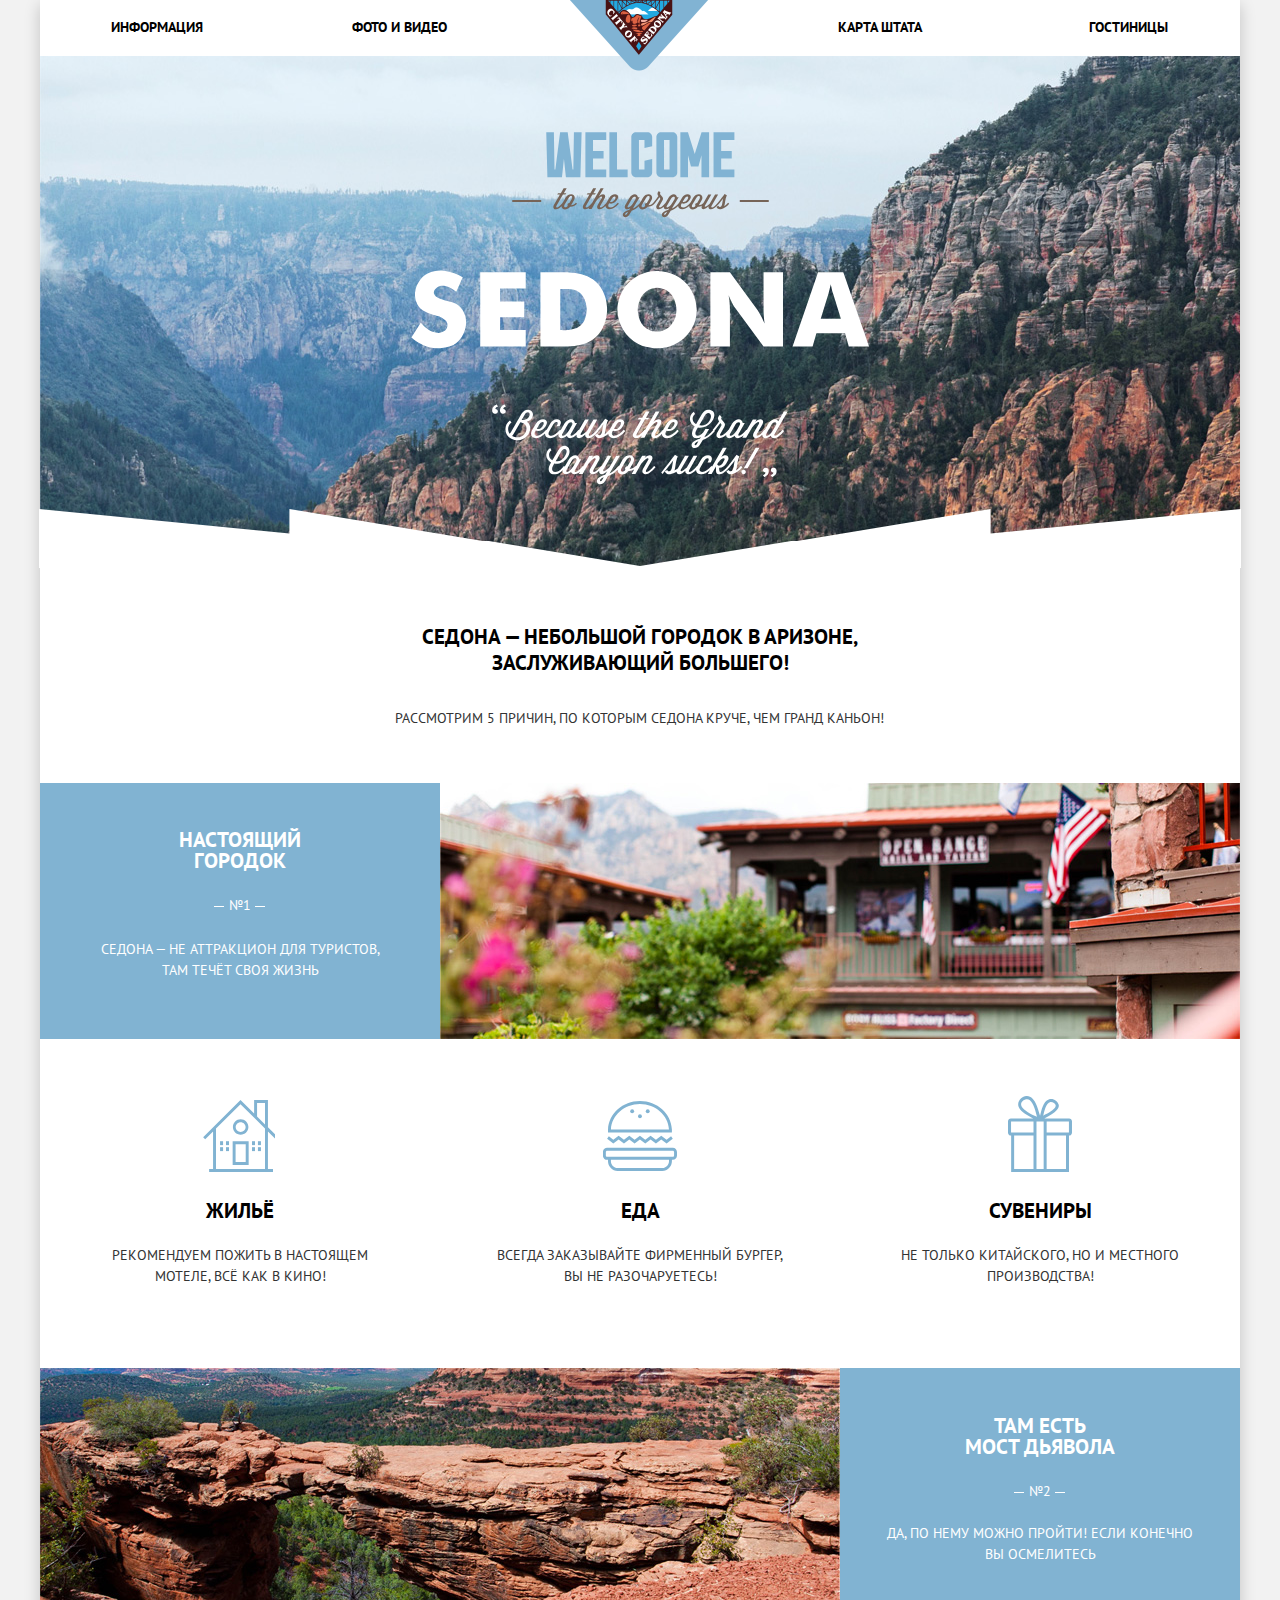
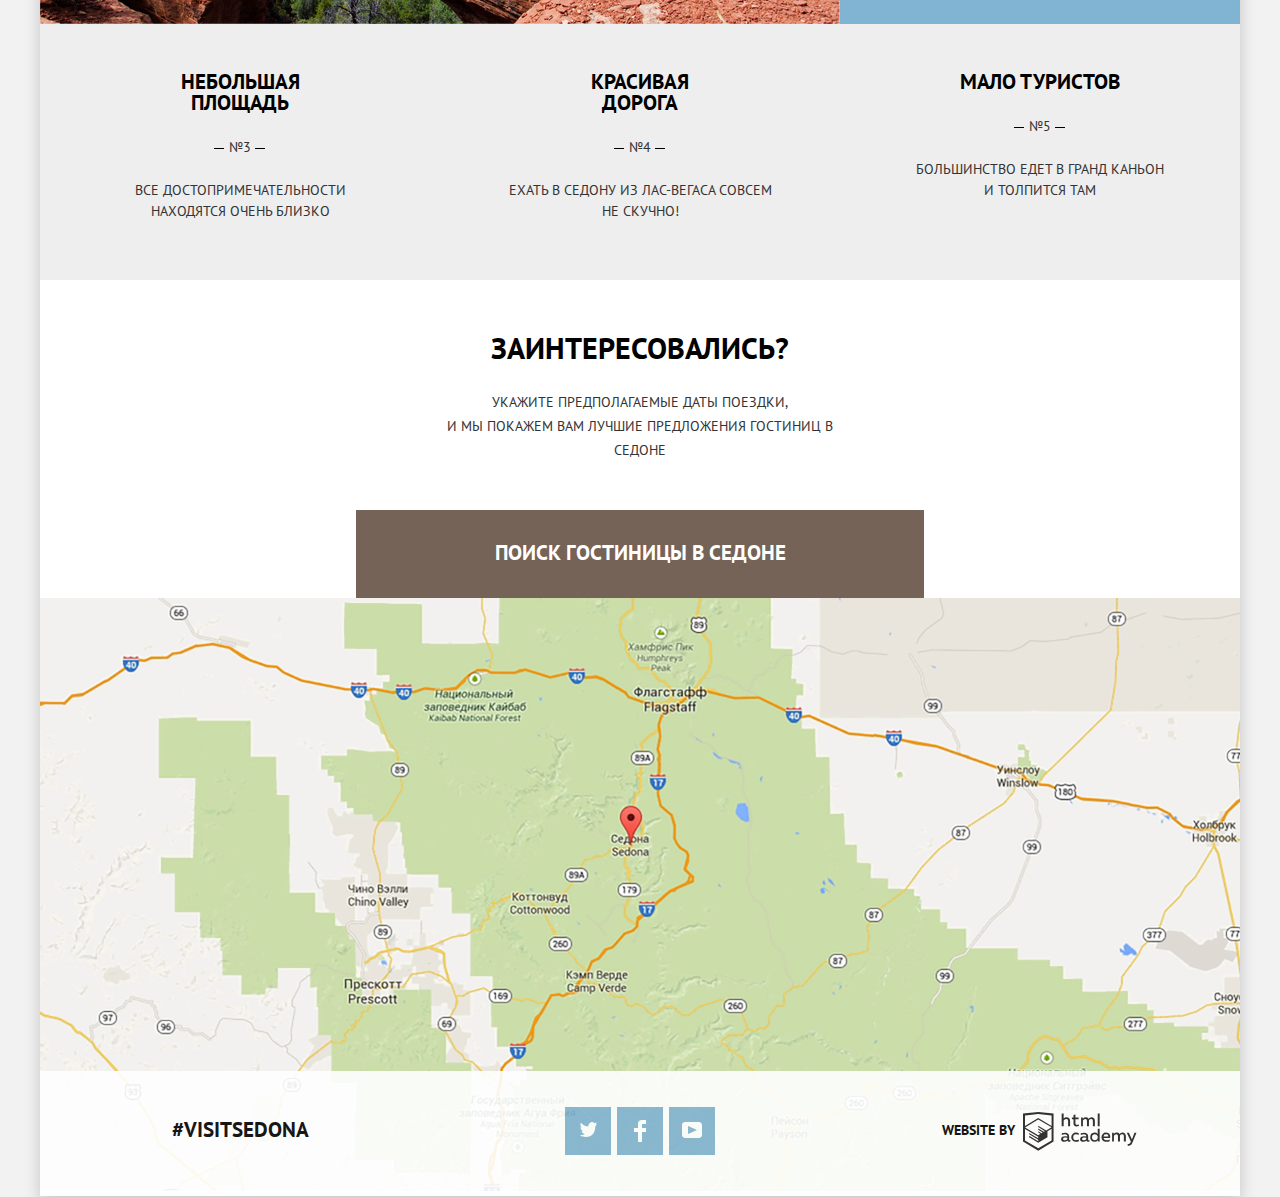
<file: index.html>
<!DOCTYPE html>
<html lang="ru">
<head>
  <meta charset="utf-8">
  <title>Седона</title>
  <link href="https://fonts.googleapis.com/css?family=PT+Sans:400,700&amp;subset=cyrillic" rel="stylesheet">
  <link rel="stylesheet" href="css/normalize.css">
  <link rel="stylesheet" href="css/style.min.css">
</head>
<body>
  <div class="site-wrapper">
    <header class="main-header">
      <a class="main-header-logo">
        <img src="img/logo.png" width="140" height="71" alt="Логотип небольшого городка Седона">
      </a>
      <nav class="main-navigation">
        <ul class="site-navigation">
          <li class="site-navigation-item"><a href="#">Информация</a></li>
          <li class="site-navigation-item"><a href="#">Фото и видео</a></li>
          <li class="site-navigation-item"><a href="#">Карта штата</a></li>
          <li class="site-navigation-item"><a href="hotels.html">Гостиницы</a></li>
        </ul>
      </nav>
    </header>
    <main>
      <div class="sedona-description">
        <div class="welcome-wrapper">
          <img src="img/welcome.svg" width="459" height="353" alt="Добро пожаловать в Седону!">
        </div>
        <h1>Седона — небольшой городок в Аризоне, заслуживающий большего!</h1>
      </div>
      <section class="features">
        <h2 class="visually-hidden">Преимущества</h2>
        <p class="feature-text">Рассмотрим 5 причин, по которым Седона круче, чем гранд каньон!</p>
        <ul class="features-list">
          <li class="features-list-item">
            <div class="feature-description">
              <h3>Настоящий городок</h3>
              <span class="features-number">№1</span>
              <p>Седона — не аттракцион для туристов, там течёт своя жизнь</p>
            </div>
            <img src="img/feature1.jpg" width="800" height="256" alt="Фотография городка Седона">
            <ul class="advice-list">
              <li class="advice-list-item accomodation">
                <h4>Жильё</h4>
                <p class="advice-info">Рекомендуем пожить в настоящем мотеле, всё как в кино!</p>
              </li>
              <li class="advice-list-item food">
                <h4>Еда</h4>
                <p class="advice-info">Всегда заказывайте фирменный бургер, вы не разочаруетесь!</p>
              </li>
              <li class="advice-list-item souvenirs">
                <h4>Сувениры</h4>
                <p class="advice-info">Не только китайского, но и местного производства!</p>
              </li>
            </ul>
          </li>
          <li class="features-list-item">
            <img src="img/feature2.jpg" width="800" height="256" alt="Фотография моста дьявола">
            <div class="feature-description">
              <h3>Там есть<br> Мост дьявола</h3>
              <span class="features-number">№2</span>
              <p class="bridge-feature">Да, по нему можно пройти! Если конечно вы осмелитесь</p>
            </div>
          </li>
          <li class="features-list-item">
            <h3>Небольшая площадь</h3>
            <span class="features-number">№3</span>
            <p>Все достопримечательности находятся очень близко</p>
          </li>
          <li class="features-list-item">
            <h3>Красивая дорога</h3>
            <span class="features-number">№4</span>
            <p>Ехать в Седону из Лас-Вегаса совсем не скучно!</p>
          </li>
          <li class="features-list-item">
            <h3>Мало туристов</h3>
            <span class="features-number">№5</span>
            <p class="last-feature">Большинство едет в гранд каньон и толпится там</p>
          </li>
        </ul>
      </section>
      <section class="search">
        <h2 class="visually-hidden">Поиск гостиницы в Седоне</h2>
        <p class="search-words"><b>Заинтересовались?</b></p>
        <p class="search-info">Укажите предполагаемые даты поездки, <br>
          и мы покажем вам лучшие предложения гостиниц в седоне
        </p>
        <button class="button open-search-button" type="button">Поиск гостиницы в Седоне</button>
        <div class="modal modal-search modal-show">
          <h2 class="visually-hidden">Поиск гостиницы в Седоне</h2>
          <form class="search-form" action="https://echo.htmlacademy.ru" method="post">
            <p class="search-form-item">
              <label for="arrival-date-info">Дата заезда:</label>
              <input class="input-dates" type="text" value="24 апреля 2017" placeholder="24 апреля 2017"
                name="arrival-date" id="arrival-date-info">
              <button class="button button-calendar" type="button">
                Календарь
                <svg xmlns="http://www.w3.org/2000/svg" width="21" height="22" viewBox="0 0 21 22">
                  <path
                    d="M19.251 2.025h-2.845V.648c0-.381-.294-.689-.656-.689-.363 0-.656.308-.656.689v1.377h-3.938V.648c0-.381-.294-.689-.655-.689-.363 0-.657.308-.657.689v1.377H5.906V.648c0-.381-.294-.689-.656-.689-.363 0-.657.308-.657.689v1.377H1.75C.784 2.025 0 2.847 0 3.862v16.302C0 21.179.784 22 1.75 22h17.501c.966 0 1.749-.821 1.749-1.836V3.862c0-1.015-.783-1.837-1.749-1.837zm.437 18.139a.448.448 0 0 1-.437.459H1.75a.45.45 0 0 1-.438-.459V3.862a.45.45 0 0 1 .438-.459h2.844v1.378c0 .381.294.689.657.689.362 0 .656-.308.656-.689V3.403h3.938v1.378c0 .381.294.689.657.689.361 0 .655-.308.655-.689V3.403h3.938v1.378c0 .381.293.689.656.689.362 0 .656-.308.656-.689V3.403h2.845c.241 0 .437.206.437.459v16.302z" />
                  <path
                    d="M4.594 8.225h2.625v2.066H4.594zM4.594 11.668h2.625v2.067H4.594zM4.594 15.112h2.625v2.066H4.594zM9.188 15.112h2.625v2.066H9.188zM9.188 11.668h2.625v2.067H9.188zM9.188 8.225h2.625v2.066H9.188zM13.781 15.112h2.625v2.066h-2.625zM13.781 11.668h2.625v2.067h-2.625zM13.781 8.225h2.625v2.066h-2.625z" />
                </svg>
              </button>
            </p>
            <p class="search-form-item">
              <label for="departure-date-info">Дата Выезда:</label>
              <input class="input-dates" type="text" value="4 июля 2017" placeholder="4 июля 2017" name="departure-date"
                id="departure-date-info">
              <button class="button button-calendar" type="button">
                Календарь
                <svg xmlns="http://www.w3.org/2000/svg" width="21" height="22" viewBox="0 0 21 22">
                  <path
                    d="M19.251 2.025h-2.845V.648c0-.381-.294-.689-.656-.689-.363 0-.656.308-.656.689v1.377h-3.938V.648c0-.381-.294-.689-.655-.689-.363 0-.657.308-.657.689v1.377H5.906V.648c0-.381-.294-.689-.656-.689-.363 0-.657.308-.657.689v1.377H1.75C.784 2.025 0 2.847 0 3.862v16.302C0 21.179.784 22 1.75 22h17.501c.966 0 1.749-.821 1.749-1.836V3.862c0-1.015-.783-1.837-1.749-1.837zm.437 18.139a.448.448 0 0 1-.437.459H1.75a.45.45 0 0 1-.438-.459V3.862a.45.45 0 0 1 .438-.459h2.844v1.378c0 .381.294.689.657.689.362 0 .656-.308.656-.689V3.403h3.938v1.378c0 .381.294.689.657.689.361 0 .655-.308.655-.689V3.403h3.938v1.378c0 .381.293.689.656.689.362 0 .656-.308.656-.689V3.403h2.845c.241 0 .437.206.437.459v16.302z" />
                  <path
                    d="M4.594 8.225h2.625v2.066H4.594zM4.594 11.668h2.625v2.067H4.594zM4.594 15.112h2.625v2.066H4.594zM9.188 15.112h2.625v2.066H9.188zM9.188 11.668h2.625v2.067H9.188zM9.188 8.225h2.625v2.066H9.188zM13.781 15.112h2.625v2.066h-2.625zM13.781 11.668h2.625v2.067h-2.625zM13.781 8.225h2.625v2.066h-2.625z" />
                </svg>
              </button>
            </p>
            <div class="quantity-form-wrapper">
              <div class="quantity-form-item">
                <label for="adults-quantity">Взрослые:</label>
                <div class="quantity-buttons-wrapper">
                  <button class="button button-minus" type="button">Уменьшить</button>
                  <input type="text" name="adults-quantity" id="adults-quantity" value="2">
                  <button class="button button-plus" type="button">Увеличить</button>
                </div>
              </div>
              <div class="quantity-form-item">
                <label for="children-quantity">Дети:</label>
                <div class="quantity-buttons-wrapper">
                  <button class="button button-minus" type="button">Уменьшить</button>
                  <input type="text" name="children-quantity" id="children-quantity" value="0">
                  <button class="button button-plus" type="button">Увеличить</button>
                </div>
              </div>
            </div>
            <button class="button search-button" type="submit">Найти</button>
          </form>
        </div>
      </section>
      <section class="location">
        <h2 class="visually-hidden">Местоположение Седоны</h2>
        <iframe
          src="https://www.google.com/maps/embed?pb=!1m18!1m12!1m3!1d317669.0678943319!2d-111.86701460108323!3d35.0757790428308!2m3!1f0!2f0!3f0!3m2!1i1024!2i768!4f13.1!3m3!1m2!1s0x872da132f942b00d%3A0x5548c523fa6c8efd!2z0KHQtdC00L7QvdCwLCDQkNGA0LjQt9C-0L3QsCA4NjMzNiwg0KHQqNCQ!5e0!3m2!1sru!2sru!4v1552380955364"
          width="1200" height="593" style="border:0" allowfullscreen></iframe>
      </section>
    </main>
    <footer class="main-footer main-page-footer">
      <p class="sedona-hashtag">#visitsedona</p>
      <ul class="footer-social">
        <li>
          <a class="social-button" href="#">
            Twitter
            <svg xmlns="http://www.w3.org/2000/svg" xmlns:xlink="http://www.w3.org/1999/xlink" width="17" height="15"
              viewBox="0 0 17 15">
              <path
                d="M10.95.144c1.685-.496 2.984.27 3.577 1.179.673-.231 1.331-.481 2.011-.708a2.345 2.345 0 0 1-.857 1.768c.685.17 1.304-.491 1.304-.491-.169 1-1.006 1.788-1.563 2.024-.231 6.75-3.175 11.217-10.077 11.082h-.446c-.41 0-4.164-.46-4.898-1.887 2.271.196 3.893-.422 4.693-1.177-.96-.3-2.679-.477-2.979-2.95.349.106.564.228 1.19.119C1.705 8.247.374 7.53.448 5.33c.285.328 1.067.536 1.34.472C1.085 5.561-.182 2.442.894.85c1.818 1.854 3.735 3.606 7.152 3.773C8.254 2.33 9.183.793 10.95.144z" />
            </svg>
          </a>
        </li>
        <li>
          <a class="social-button" href="#">
            Facebook
            <svg xmlns="http://www.w3.org/2000/svg" width="12" height="22" viewBox="0 0 12 22">
              <path d="M12 4V0H8a4 4 0 0 0-4 4v4H0v4h4v10h4V12h4V8H8V4h4z" />
            </svg>
          </a>
        </li>
        <li>
          <a class="social-button" href="#">
            Youtube
            <svg xmlns="http://www.w3.org/2000/svg" xmlns:xlink="http://www.w3.org/1999/xlink" width="20" height="16"
              viewBox="0 0 20 16">
              <path
                d="M17 0H3C1.35 0 0 1.35 0 3v10c0 1.65 1.35 3 3 3h14c1.65 0 3-1.35 3-3V3c0-1.65-1.35-3-3-3zM6.027 11.998V4.002L15.014 8l-8.987 3.998z" />
            </svg>
          </a>
        </li>
      </ul>
      <p class="footer-copyright">
        <b>website by</b>
        <a class="footer-copyright-logo" href="https://htmlacademy.ru/intensive/htmlcss">
          <svg xmlns="http://www.w3.org/2000/svg" width="115" height="41">
            <path
              d="M46.84 28.22a2.07 2.07 0 0 0 .58-.11v1.4a3.41 3.41 0 0 1-1.24.22 1.75 1.75 0 0 1-1.75-1 5.08 5.08 0 0 1-3.3 1.13c-1.59 0-3.06-.87-3.06-2.68 0-2.24 2.08-2.93 3.9-2.93a11.63 11.63 0 0 1 2.28.26v-.31c0-1.09-.8-1.86-2.3-1.86a7.79 7.79 0 0 0-3.15.67v-1.79a10.72 10.72 0 0 1 3.35-.58c2.48 0 4 1.18 4 3.83v3.14a.57.57 0 0 0 .69.61zm-6.76-1.19a1.42 1.42 0 0 0 1.64 1.29 3.56 3.56 0 0 0 2.53-1v-1.51a10.21 10.21 0 0 0-1.9-.22c-1.1.01-2.27.35-2.27 1.45zM53.06 20.62a5.29 5.29 0 0 1 2.7.67v1.79a4.28 4.28 0 0 0-2.42-.73 2.89 2.89 0 1 0 0 5.76 5.26 5.26 0 0 0 2.55-.67v1.8a6.58 6.58 0 0 1-2.9.6 4.42 4.42 0 0 1-4.72-4.54 4.54 4.54 0 0 1 4.79-4.68zM65.84 28.22a2.07 2.07 0 0 0 .58-.11v1.4a3.41 3.41 0 0 1-1.24.22 1.75 1.75 0 0 1-1.75-1 5.08 5.08 0 0 1-3.3 1.13c-1.59 0-3.06-.87-3.06-2.68 0-2.24 2.08-2.93 3.9-2.93a11.63 11.63 0 0 1 2.28.26v-.31c0-1.09-.8-1.86-2.3-1.86a7.79 7.79 0 0 0-3.15.67v-1.79a10.72 10.72 0 0 1 3.35-.58c2.48 0 4 1.18 4 3.83v3.14a.57.57 0 0 0 .69.61zm-6.76-1.19a1.42 1.42 0 0 0 1.64 1.29 3.56 3.56 0 0 0 2.53-1v-1.51a10.21 10.21 0 0 0-1.9-.22c-1.11.01-2.27.35-2.27 1.45zM76.67 16.85v12.76h-1.76v-1.39a4.07 4.07 0 0 1-3.35 1.62 4.62 4.62 0 0 1 0-9.22 4 4 0 0 1 3.15 1.37v-5.14h2zm-4.76 5.48a2.9 2.9 0 0 0 0 5.8 3 3 0 0 0 2.79-1.84v-2.13a3.06 3.06 0 0 0-2.79-1.83zM82.99 20.62c3.48 0 4.68 2.81 4.12 5.34h-6.58c.22 1.57 1.75 2.22 3.35 2.22a6.41 6.41 0 0 0 2.77-.62v1.68a7.5 7.5 0 0 1-3.14.6c-2.68 0-5-1.53-5-4.61a4.39 4.39 0 0 1 4.48-4.61zm.09 1.62a2.39 2.39 0 0 0-2.57 2.26h4.85a2.06 2.06 0 0 0-2.28-2.26zM89.1 29.61v-8.75h1.73v1.09a4 4 0 0 1 2.92-1.33 3 3 0 0 1 2.73 1.4 4.33 4.33 0 0 1 3.06-1.4 3.21 3.21 0 0 1 3.32 3.52v5.47h-2V24.2a1.67 1.67 0 0 0-1.73-1.84 2.94 2.94 0 0 0-2.17 1.18V29.61h-2V24.2a1.67 1.67 0 0 0-1.73-1.84 3.11 3.11 0 0 0-2.32 1.35v5.91h-2zM111.47 20.86h2l-4.1 9.93c-.95 2.28-2.19 3-3.52 3a5 5 0 0 1-1.15-.15v-1.66a3 3 0 0 0 .89.13c.95 0 1.66-.67 2.17-2l.18-.44-4.16-8.82h2.13l3 6.6zM40.66 1.53v5a4 4 0 0 1 2.83-1.2A3.41 3.41 0 0 1 47.1 8.9v5.41h-2V9.15a1.9 1.9 0 0 0-2-2.1 3.08 3.08 0 0 0-2.44 1.46v5.8h-2V1.53h2zM52.43 2.42v3.12h3.17v1.71h-3.17v4c0 1.15.53 1.53 1.66 1.53a4.71 4.71 0 0 0 1.77-.35v1.68a7.14 7.14 0 0 1-2.35.38 2.68 2.68 0 0 1-3-2.88V7.23h-1.6V5.52h1.57V2.88zM58.1 14.29V5.54h1.73v1.09a4 4 0 0 1 2.92-1.33 3 3 0 0 1 2.73 1.4 4.33 4.33 0 0 1 3.06-1.4 3.21 3.21 0 0 1 3.32 3.52v5.47h-2V8.88a1.67 1.67 0 0 0-1.73-1.84 2.94 2.94 0 0 0-2.17 1.18V14.29h-2V8.88a1.67 1.67 0 0 0-1.73-1.84 3.11 3.11 0 0 0-2.32 1.35v5.91h-2zM74.72 1.52h1.95v12.76h-1.95zM15.44.02h-.16L0 1.62v28l15.28 9.09 15.28-9.09v-28zm13.12 28.45l-13.28 7.9L2 28.47V16.99l13.22 7.87v1.43l-9.07-5.4v1.38l9.11 5.47v1.46l-9.1-5.42v1.38l9.11 5.47 9.19-5.5V19.22l4.1-2.45v11.67zm0-13.16l-3.65 2.14-1.68 1-8-4.76v1.38l6.84 4.07h-.06l-.15.09-1 .57-5.64-3.36v1.38l4.45 2.65-1.05.7-3.36-2v1.38l2.21 1.3-2.25 1.35-13.16-7.82 13.17-7.92zm0-1.39L15.21 6.05l-13.2 7.86V3.41l13.28-1.39 13.28 1.39v10.51z" />
          </svg>
        </a>
      </p>
    </footer>
  </div>
  <script src="js/script.min.js"></script>
</body>
</html>
</file>
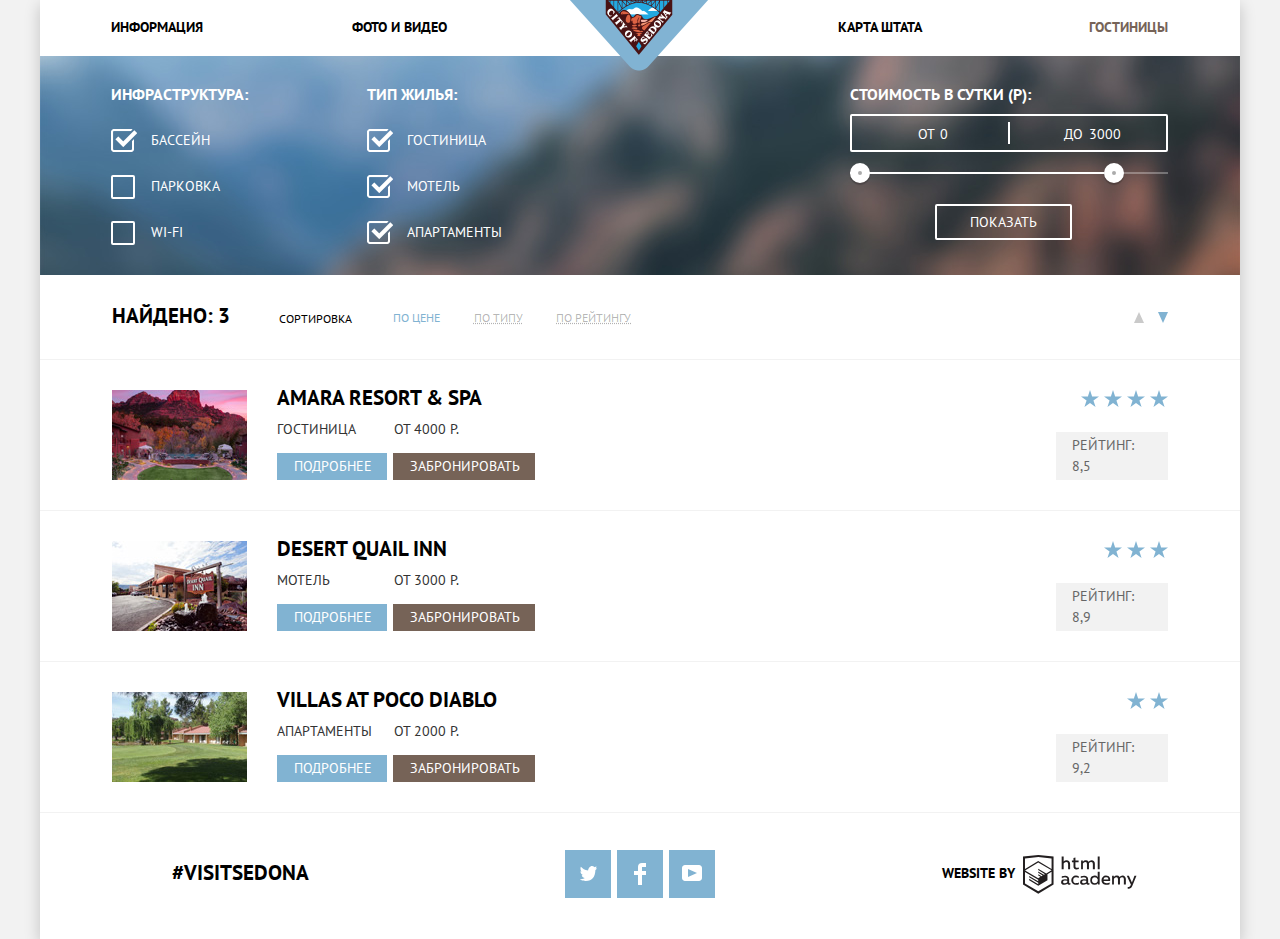
<file: hotels.html>
<!DOCTYPE html>
<html lang="ru">

<head>
  <meta charset="utf-8">
  <title>Седона</title>
  <link href="https://fonts.googleapis.com/css?family=PT+Sans:400,700&amp;subset=cyrillic" rel="stylesheet">
  <link rel="stylesheet" href="css/normalize.css">
  <link rel="stylesheet" href="css/style.min.css">
</head>

<body>
  <div class="site-wrapper">
    <header class="main-header">
      <nav class="main-navigation">
        <a class="main-header-logo" href="index.html">
          <img src="img/logo.png" width="140" height="72" alt="Логотип небольшого городка Седона">
        </a>
        <ul class="site-navigation">
          <li class="site-navigation-item"><a href="#">Информация</a></li>
          <li class="site-navigation-item"><a href="#">Фото и видео</a></li>
          <li class="site-navigation-item"><a href="#">Карта штата</a></li>
          <li class="site-navigation-item"><a class="current">Гостиницы</a></li>
        </ul>
      </nav>
    </header>

    <main class="inner-page">
      <h1 class="visually-hidden">Каталог отелей</h1>
      <section class="filters">
        <h2 class="visually-hidden">Фильтры для выбора гостиницы</h2>
        <form class="filters-form" action="https://echo.htmlacademy.ru" method="GET">
          <div class="fieldset-wrapper">
            <fieldset>
              <legend>Инфраструктура:</legend>
              <ul>
                <li class="filter-option">
                  <input class="visually-hidden filter-input filter-input-checkbox" type="checkbox" name="swimming-pool"
                    id="filter-swimming-pool" checked>
                  <label for="filter-swimming-pool">Бассейн</label>
                </li>
                <li class="filter-option">
                  <input class="visually-hidden filter-input filter-input-checkbox" type="checkbox" name="parking"
                    id="filter-parking">
                  <label for="filter-parking">Парковка</label>
                </li>
                <li class="filter-option">
                  <input class="visually-hidden filter-input filter-input-checkbox" type="checkbox" name="wi-fi"
                    id="filter-wi-fi">
                  <label for="filter-wi-fi">Wi-Fi</label>
                </li>
              </ul>
            </fieldset>
            <fieldset>
              <legend>Тип жилья:</legend>
              <ul>
                <li class="filter-option">
                  <input class="visually-hidden filter-input filter-input-checkbox" type="checkbox" name="hotel"
                    id="filter-hotel" checked>
                  <label for="filter-hotel">Гостиница</label>
                </li>
                <li class="filter-option">
                  <input class="visually-hidden filter-input filter-input-checkbox" type="checkbox" name="motel"
                    id="filter-motel" checked>
                  <label for="filter-motel">Мотель</label>

                </li>
                <li class="filter-option">
                  <input class="visually-hidden filter-input filter-input-checkbox" type="checkbox" name="apartments"
                    id="filter-apartments" checked>
                  <label for="filter-apartments">Апартаменты</label>
                </li>
              </ul>
            </fieldset>
          </div>
          <div class="filter-range">
            <div class="filter-range">
              <div class="filter-range-title">Стоимость в сутки (р):</div>
              <div class="price-controls">
                <label class="min-price">от <input type="text" name="min-price" value="0"></label>
                <label class="max-price">до <input type="text" name="max-price" value="3000"></label>
              </div>
              <div class="range-controls">
                <div class="scale">
                  <div class="bar"></div>
                </div>
                <div class="range-toggle range-toggle-min"></div>
                <div class="range-toggle range-toggle-max"></div>
              </div>
            </div>
            <button class="button filter-button" type="submit">Показать</button>
          </div>
        </form>
      </section>

      <section class="sorting">
        <p class="sorting-result">
          НАЙДЕНО: 3
        </p>
        <h2>Сортировка</h2>
        <ul class="sorting-type-list">
          <li class="current-sorting"><a href="#">По цене</a></li>
          <li><a href="#">По типу</a></li>
          <li><a href="#">По рейтингу</a></li>
        </ul>
        <div class="sorting-arrows">
          <a class="sort-arrow sort-arrow-up" href="#"><span class="visually-hidden">По возврастанию</span></a>
          <a class="sort-arrow sort-arrow-down" href="#"><span class="visually-hidden">По убыванию</span></a>
        </div>
      </section>

      <section class="hotels-catalog">
        <ul class="hotels-list">
          <li class="hotel-list-item">
            <div class="hotel-image-wrapper">
              <img src="img/hotel.jpg" width="135" height="90" alt="Фотография отеля Amara Resort & Spa">
            </div>
            <div class="hotel-description">
              <h3 class="hotel-name"><a href="#">Amara Resort & Spa</a></h3>
              <p class="price-info">
                <span class="type-of-hotel">Гостиница</span>
                <span class="price">От 4000 Р.</span>
              </p>
              <p class="button-section">
                <a class="button info-button" href="#">Подробнее</a>
                <a class="button book-button" href="#">Забронировать</a>
              </p>
            </div>
            <div class="rating">
              <ul class="rating-stars">
                <li>1</li>
                <li>2</li>
                <li>3</li>
                <li>4</li>
              </ul>
              <span class="rating-score">Рейтинг: 8,5</span>
            </div>
          </li>
          <li class="hotel-list-item">
            <div class="hotel-image-wrapper">
              <img src="img/motel2.jpg" width="135" height="90" alt="Фотография мотеля Desert Quail Inn">
            </div>
            <div class="hotel-description">
              <h3 class="hotel-name"><a href="#">Desert Quail Inn</a></h3>
              <p class="price-info">
                <span class="type-of-hotel">Мотель</span>
                <span class="price">От 3000 Р.</span>
              </p>
              <p class="button-section">
                <a class="button info-button" href="#">Подробнее</a>
                <a class="button book-button" href="#">Забронировать</a>
              </p>
            </div>
            <div class="rating">
              <ul class="rating-stars">
                <li>1</li>
                <li>2</li>
                <li>3</li>
              </ul>
              <span class="rating-score">Рейтинг: 8,9</span>
            </div>
          </li>
          <li class="hotel-list-item">
            <div class="hotel-image-wrapper">
              <img src="img/hotel3.jpg" width="135" height="90" alt="Фотография отеля Villas at Poco Diablo">
            </div>
            <div class="hotel-description">
              <h3 class="hotel-name"><a href="#">Villas at Poco Diablo</a></h3>
              <p class="price-info">
                <span class="type-of-hotel">Апартаменты</span>
                <span class="price">От 2000 Р.</span>
              </p>
              <p class="button-section">
                <a class="button info-button" href="#">Подробнее</a>
                <a class="button book-button" href="#">Забронировать</a>
              </p>
            </div>
            <div class="rating">
              <ul class="rating-stars">
                <li>1</li>
                <li>2</li>
              </ul>
              <span class="rating-score">Рейтинг: 9,2</span>
            </div>
          </li>
        </ul>
      </section>
    </main>

    <footer class="main-footer">
      <p class="sedona-hashtag">#visitsedona</p>
      <ul class="footer-social">
        <li>
          <a class="social-button" href="#">
            Twitter
            <svg xmlns="http://www.w3.org/2000/svg" xmlns:xlink="http://www.w3.org/1999/xlink" width="17" height="15"
              viewBox="0 0 17 15">
              <path fill="#FFF"
                d="M10.95.144c1.685-.496 2.984.27 3.577 1.179.673-.231 1.331-.481 2.011-.708a2.345 2.345 0 0 1-.857 1.768c.685.17 1.304-.491 1.304-.491-.169 1-1.006 1.788-1.563 2.024-.231 6.75-3.175 11.217-10.077 11.082h-.446c-.41 0-4.164-.46-4.898-1.887 2.271.196 3.893-.422 4.693-1.177-.96-.3-2.679-.477-2.979-2.95.349.106.564.228 1.19.119C1.705 8.247.374 7.53.448 5.33c.285.328 1.067.536 1.34.472C1.085 5.561-.182 2.442.894.85c1.818 1.854 3.735 3.606 7.152 3.773C8.254 2.33 9.183.793 10.95.144z" />
            </svg>
          </a>
        </li>
        <li>
          <a class="social-button" href="#">
            Facebook
            <svg xmlns="http://www.w3.org/2000/svg" width="12" height="22" viewBox="0 0 12 22">
              <path fill="#FFF" d="M12 4V0H8a4 4 0 0 0-4 4v4H0v4h4v10h4V12h4V8H8V4h4z" />
            </svg>
          </a>
        </li>
        <li>
          <a class="social-button" href="#">
            Youtube
            <svg xmlns="http://www.w3.org/2000/svg" xmlns:xlink="http://www.w3.org/1999/xlink" width="20" height="16"
              viewBox="0 0 20 16">
              <path fill="#FFF"
                d="M17 0H3C1.35 0 0 1.35 0 3v10c0 1.65 1.35 3 3 3h14c1.65 0 3-1.35 3-3V3c0-1.65-1.35-3-3-3zM6.027 11.998V4.002L15.014 8l-8.987 3.998z" />
            </svg>
          </a>
        </li>
      </ul>
      <p class="footer-copyright">
        <b>website by</b>
        <a class="footer-copyright-logo" href="https://htmlacademy.ru/intensive/htmlcss">
          <svg xmlns="http://www.w3.org/2000/svg" width="115" height="41">
            <path
              d="M46.84 28.22a2.07 2.07 0 0 0 .58-.11v1.4a3.41 3.41 0 0 1-1.24.22 1.75 1.75 0 0 1-1.75-1 5.08 5.08 0 0 1-3.3 1.13c-1.59 0-3.06-.87-3.06-2.68 0-2.24 2.08-2.93 3.9-2.93a11.63 11.63 0 0 1 2.28.26v-.31c0-1.09-.8-1.86-2.3-1.86a7.79 7.79 0 0 0-3.15.67v-1.79a10.72 10.72 0 0 1 3.35-.58c2.48 0 4 1.18 4 3.83v3.14a.57.57 0 0 0 .69.61zm-6.76-1.19a1.42 1.42 0 0 0 1.64 1.29 3.56 3.56 0 0 0 2.53-1v-1.51a10.21 10.21 0 0 0-1.9-.22c-1.1.01-2.27.35-2.27 1.45zM53.06 20.62a5.29 5.29 0 0 1 2.7.67v1.79a4.28 4.28 0 0 0-2.42-.73 2.89 2.89 0 1 0 0 5.76 5.26 5.26 0 0 0 2.55-.67v1.8a6.58 6.58 0 0 1-2.9.6 4.42 4.42 0 0 1-4.72-4.54 4.54 4.54 0 0 1 4.79-4.68zM65.84 28.22a2.07 2.07 0 0 0 .58-.11v1.4a3.41 3.41 0 0 1-1.24.22 1.75 1.75 0 0 1-1.75-1 5.08 5.08 0 0 1-3.3 1.13c-1.59 0-3.06-.87-3.06-2.68 0-2.24 2.08-2.93 3.9-2.93a11.63 11.63 0 0 1 2.28.26v-.31c0-1.09-.8-1.86-2.3-1.86a7.79 7.79 0 0 0-3.15.67v-1.79a10.72 10.72 0 0 1 3.35-.58c2.48 0 4 1.18 4 3.83v3.14a.57.57 0 0 0 .69.61zm-6.76-1.19a1.42 1.42 0 0 0 1.64 1.29 3.56 3.56 0 0 0 2.53-1v-1.51a10.21 10.21 0 0 0-1.9-.22c-1.11.01-2.27.35-2.27 1.45zM76.67 16.85v12.76h-1.76v-1.39a4.07 4.07 0 0 1-3.35 1.62 4.62 4.62 0 0 1 0-9.22 4 4 0 0 1 3.15 1.37v-5.14h2zm-4.76 5.48a2.9 2.9 0 0 0 0 5.8 3 3 0 0 0 2.79-1.84v-2.13a3.06 3.06 0 0 0-2.79-1.83zM82.99 20.62c3.48 0 4.68 2.81 4.12 5.34h-6.58c.22 1.57 1.75 2.22 3.35 2.22a6.41 6.41 0 0 0 2.77-.62v1.68a7.5 7.5 0 0 1-3.14.6c-2.68 0-5-1.53-5-4.61a4.39 4.39 0 0 1 4.48-4.61zm.09 1.62a2.39 2.39 0 0 0-2.57 2.26h4.85a2.06 2.06 0 0 0-2.28-2.26zM89.1 29.61v-8.75h1.73v1.09a4 4 0 0 1 2.92-1.33 3 3 0 0 1 2.73 1.4 4.33 4.33 0 0 1 3.06-1.4 3.21 3.21 0 0 1 3.32 3.52v5.47h-2V24.2a1.67 1.67 0 0 0-1.73-1.84 2.94 2.94 0 0 0-2.17 1.18V29.61h-2V24.2a1.67 1.67 0 0 0-1.73-1.84 3.11 3.11 0 0 0-2.32 1.35v5.91h-2zM111.47 20.86h2l-4.1 9.93c-.95 2.28-2.19 3-3.52 3a5 5 0 0 1-1.15-.15v-1.66a3 3 0 0 0 .89.13c.95 0 1.66-.67 2.17-2l.18-.44-4.16-8.82h2.13l3 6.6zM40.66 1.53v5a4 4 0 0 1 2.83-1.2A3.41 3.41 0 0 1 47.1 8.9v5.41h-2V9.15a1.9 1.9 0 0 0-2-2.1 3.08 3.08 0 0 0-2.44 1.46v5.8h-2V1.53h2zM52.43 2.42v3.12h3.17v1.71h-3.17v4c0 1.15.53 1.53 1.66 1.53a4.71 4.71 0 0 0 1.77-.35v1.68a7.14 7.14 0 0 1-2.35.38 2.68 2.68 0 0 1-3-2.88V7.23h-1.6V5.52h1.57V2.88zM58.1 14.29V5.54h1.73v1.09a4 4 0 0 1 2.92-1.33 3 3 0 0 1 2.73 1.4 4.33 4.33 0 0 1 3.06-1.4 3.21 3.21 0 0 1 3.32 3.52v5.47h-2V8.88a1.67 1.67 0 0 0-1.73-1.84 2.94 2.94 0 0 0-2.17 1.18V14.29h-2V8.88a1.67 1.67 0 0 0-1.73-1.84 3.11 3.11 0 0 0-2.32 1.35v5.91h-2zM74.72 1.52h1.95v12.76h-1.95zM15.44.02h-.16L0 1.62v28l15.28 9.09 15.28-9.09v-28zm13.12 28.45l-13.28 7.9L2 28.47V16.99l13.22 7.87v1.43l-9.07-5.4v1.38l9.11 5.47v1.46l-9.1-5.42v1.38l9.11 5.47 9.19-5.5V19.22l4.1-2.45v11.67zm0-13.16l-3.65 2.14-1.68 1-8-4.76v1.38l6.84 4.07h-.06l-.15.09-1 .57-5.64-3.36v1.38l4.45 2.65-1.05.7-3.36-2v1.38l2.21 1.3-2.25 1.35-13.16-7.82 13.17-7.92zm0-1.39L15.21 6.05l-13.2 7.86V3.41l13.28-1.39 13.28 1.39v10.51z" />
          </svg>
        </a>
      </p>
    </footer>
  </div>
</body>

</html>
</file>
<file: css/style.min.css>
body{font-family:'PT Sans',Arial,sans-serif;font-size:14px;font-weight:400;line-height:21px;margin:0;padding:0;text-transform:uppercase;color:#333;background-color:#f2f2f2}.site-wrapper{position:relative;width:1200px;margin:0 auto;background-color:#fff;-webkit-box-shadow:0 5px 15px 0 rgba(0,1,1,.2);box-shadow:0 5px 15px 0 rgba(0,1,1,.2)}a{text-decoration:none}img{max-width:100%;height:auto;object-fit:cover}.button{font:inherit;font-weight:700;text-align:center;vertical-align:middle;text-transform:uppercase;color:#fff;border:none}.button.open-search-button,.button.book-button{background-color:#766357}.button.open-search-button{font-size:21px;line-height:26px;display:block;-webkit-box-sizing:border-box;box-sizing:border-box;width:568px;margin:0 auto;padding-top:30px;padding-bottom:32px}.button.open-search-button:hover,.button.open-search-button:focus,.button.book-button:hover,.button.book-button:focus{background-color:#604e43}.button.open-search-button:active,.button.book-button:active{color:rgba(255,255,255,.3);background-color:#503e33}.button.button-calendar,.button.button-minus,.button.button-plus{font-size:0}.button.button-calendar{position:absolute;top:9px;right:9px;width:21px;height:22px;padding:0;background:none}.button.button-calendar path{outline:none;fill:#cacaca}.button.button-calendar:hover path,.button.button-calendar:focus path{outline:none;fill:#000}.button.button-calendar:active path{outline:none;fill:#81b3d2}.button.button-minus,.button.button-plus{position:relative;-webkit-box-sizing:border-box;box-sizing:border-box;width:38px;height:38px;background-color:#f2f2f2}.button.button-minus::before{position:absolute;top:19px;left:13px;width:12px;height:3px;content:'';border-top:3px solid #bdbbbc}.button.button-plus::before{position:absolute;top:19px;left:13px;width:12px;height:3px;content:'';border-top:3px solid #bdbbbc}.button.button-plus::after{position:absolute;top:15px;left:14px;width:3px;height:12px;content:'';border-right:3px solid #bdbbbc}.button.button-minus:hover::before,.button.button-minus:focus::before{border-top:3px solid #000}.button.button-minus:active::before{border-top:3px solid #81b3d2}.button.button-plus:hover::before,.button.button-plus:focus::before{border-top:3px solid #000}.button.button-plus:hover::after,.button.button-plus:focus::after{border-right:3px solid #000}.button.button-plus:active::before{border-top:3px solid #81b3d2}.button.button-plus:active::after{border-right:3px solid #81b3d2}.button.search-button,.button.info-button{background-color:#81b3d2}.button.search-button{font-size:21px;line-height:26px;-webkit-box-sizing:border-box;box-sizing:border-box;width:100%;margin-top:55px;padding-top:15px;padding-bottom:18px}.button.info-button{-webkit-box-sizing:border-box;box-sizing:border-box}.button.search-button:hover,.button.info-button:hover,.button.search-button:focus,.button.info-button:focus{background-color:#669ec0}.button.search-button:active,.button.info-button:active{color:rgba(255,255,255,.3);background-color:#5496bd}.social-button{font-size:0;background-color:#81b3d2}.social-button:hover,.social-button:focus{background-color:#669ec0}.social-button:active{background-color:#5496bd}.social-button:active svg{opacity:.3}.main-navigation{font-size:14px;font-weight:700;line-height:26px;margin:0;padding:0;color:#000;background-color:#fff}.site-navigation{display:-webkit-box;display:-ms-flexbox;display:flex;margin:0;padding:0;list-style:none;-ms-flex-wrap:wrap;flex-wrap:wrap}.site-navigation li{-webkit-box-sizing:border-box;box-sizing:border-box;width:239px;padding-top:14px;padding-bottom:16px}.site-navigation li:nth-child(2){margin-right:239px}.site-navigation li:first-child{padding-left:71px;text-align:left}.site-navigation li:nth-child(2){padding-left:73px;text-align:left}.site-navigation li:nth-child(3){padding-right:74px;text-align:right}.site-navigation li:nth-child(4){padding-right:67px;text-align:right}.site-navigation a{-webkit-box-sizing:border-box;box-sizing:border-box;width:100px;color:#000}.site-navigation a:hover,.site-navigation a:focus{color:#81b3d2}.site-navigation a:active{color:rgba(0,0,0,.3)}.main-header-logo{position:absolute;z-index:2;top:0;left:529px}.sedona-description{background-color:#fff}.welcome-wrapper{position:relative;padding-top:76px;padding-bottom:75px;text-align:center;background-color:#766357;background-image:url(../img/background-photo.jpg);background-repeat:no-repeat;background-position:0 -82px}.welcome-wrapper::after{position:absolute;bottom:-2px;left:-1px;width:1202px;height:59px;content:' ';background-image:url(../img/polygon.svg)}.sedona-description h1{font-size:21px;font-weight:700;line-height:26px;width:440px;margin:0 auto 29px;padding:0;padding-top:58px;text-align:center;color:#000}.features{margin-bottom:50px}.features .feature-text{font-size:14px;line-height:26px;width:500px;margin:0 auto 52px;padding:0;padding-left:9px;color:#333}.features-list{display:-webkit-box;display:-ms-flexbox;display:flex;margin:0;padding:0;list-style:none;background-color:#eee;-ms-flex-wrap:wrap;flex-wrap:wrap}.features-list-item{min-height:256px;text-align:center}.features-list .advice-list{display:-webkit-box;display:-ms-flexbox;display:flex;list-style:none;-ms-flex-wrap:wrap;flex-wrap:wrap}.advice-list-item{-webkit-box-sizing:border-box;box-sizing:border-box;width:400px;max-width:400px;min-height:332px;text-align:center}.features-list-item h3,.advice-list-item h4{font-size:21px;font-weight:700;line-height:21px;margin:0;margin-right:auto;margin-left:auto;padding:0;color:#000}.features-list-item h3{width:160px}.advice-list-item h4{position:relative;margin-top:161px;margin-right:auto;margin-left:auto}.advice-list-item h4::before{position:absolute;content:'';background-repeat:no-repeat;background-position:0 0}.accomodation h4::before{top:-100px;left:163px;width:72px;height:75px;background-image:url(../img/advice-icon-1.svg)}.food h4::before{top:-99px;left:163px;width:74px;height:70px;background-image:url(../img/advice-icon-2.svg)}.souvenirs h4::before{top:-104px;left:168px;width:64px;height:76px;background-image:url(../img/advice-icon-3.svg)}.features-list p,.features-list span{font-size:14px;font-weight:400;line-height:21px;margin:0;padding:0;color:#333}.advice-list-item p{-webkit-box-sizing:border-box;box-sizing:border-box;width:290px;margin-right:auto;margin-left:auto;text-align:center}.features-list-item{-webkit-box-sizing:border-box;box-sizing:border-box;text-align:center}.features-list-item:first-child,.features-list-item:nth-child(2){display:-webkit-box;display:-ms-flexbox;display:flex;text-align:center;background-color:#81b3d2;-ms-flex-wrap:wrap;flex-wrap:wrap}.features-list-item:not(:first-child) h3,.features-list-item:not(:nth-child(2)) h3{margin-top:47px;margin-bottom:24px;text-align:center}.features-list-item:first-child h3{margin-top:46px}.features-number{position:relative;display:block;margin-bottom:30px}.features-list-item:not(:first-child) p,.features-list-item:not(:nth-child(2)) p{width:280px;margin-top:23px;margin-right:auto;margin-left:auto;text-align:center}.feature-description{width:400px}.feature-description p,.feature-description span,.feature-description h3{color:#fff}.advice-list{margin:0;margin-bottom:-3px;padding:0;background-color:#fff}li.features-list-item:nth-child(n+3){width:400px}.search{position:relative}.search-words{font-size:30px;font-weight:700;line-height:36px;width:434px;margin:0 auto;margin-bottom:24px;padding:0;text-align:center;color:#000}.search .search-info{font-size:14px;line-height:24px;width:440px;margin:0 auto 48px;padding:0;text-align:center}.modal{position:absolute;left:316px;display:none;-webkit-box-sizing:border-box;box-sizing:border-box;width:568px;height:395px;padding:55px;background-color:#fff;-webkit-box-shadow:0 7px 15px 0 rgba(0,1,1,.15);box-shadow:0 7px 15px 0 rgba(0,1,1,.15)}.modal-show{display:block}.modal-search p{margin:0;padding:0}.search-form{display:-webkit-box;display:-ms-flexbox;display:flex;flex-direction:column;-webkit-box-orient:vertical;-webkit-box-direction:normal;-ms-flex-direction:column;-ms-flex-wrap:wrap;flex-wrap:wrap}.quantity-form-item{display:flex;justify-content:space-between}.quantity-form-item:first-of-type{width:226px}.quantity-form-item:nth-of-type(2){width:179px}.search-form-item label{font-size:14px;font-weight:700;line-height:26px;display:inline-block;margin-top:6px;vertical-align:middle;color:#000}.search-form input{font:inherit;font-size:14px;font-weight:700;line-height:26px;min-height:38px;margin-left:auto;border:2px solid #f2f2f2;background-color:#f2f2f2}p.search-form-item{position:relative;display:-webkit-box;display:-ms-flexbox;display:flex;margin-bottom:27px;-ms-flex-wrap:wrap;flex-wrap:wrap;-webkit-box-pack:justify;-ms-flex-pack:justify;justify-content:space-between}.search-form input:hover{border:2px solid #ebebeb;background-color:#ebebeb}.search-form input:focus{border:2px solid #e5e5e5;outline:none;background-color:transparent}.input-dates{-webkit-box-sizing:border-box;box-sizing:border-box;width:346px;padding:5px 40px 5px 10px;text-transform:uppercase}.quantity-form-wrapper{display:-webkit-box;display:-ms-flexbox;display:flex;flex-direction:row;margin-top:1px;-webkit-box-orient:horizontal;-webkit-box-direction:normal;-ms-flex-direction:row;-webkit-box-pack:justify;-ms-flex-pack:justify;justify-content:space-between}.quantity-buttons-wrapper{display:-webkit-box;display:-ms-flexbox;display:flex;flex-direction:row;width:114px;-webkit-box-orient:horizontal;-webkit-box-direction:normal;-ms-flex-direction:row}label[for='adults-quantity']{font-family:'PT Sans',Arial,sans-serif;font-size:14px;font-weight:700;font-style:normal;font-stretch:normal;line-height:1.86;width:71px;padding-top:7px;text-align:left;letter-spacing:normal}label[for='children-quantity']{font-family:'PT Sans',Arial,sans-serif;font-size:14px;font-weight:700;font-style:normal;font-stretch:normal;line-height:1.86;width:38px;padding-top:7px;text-align:left;letter-spacing:normal}.quantity-form-wrapper input[type='text']{-webkit-box-sizing:border-box;box-sizing:border-box;width:38px;height:38px;text-align:center}.location{-webkit-box-sizing:border-box;box-sizing:border-box;height:593px;background-color:#ababab;background-image:url(../img/map.jpg);background-repeat:no-repeat;background-position:0 0;background-size:cover}.main-footer{display:-webkit-box;display:-ms-flexbox;display:flex;color:#000;background-color:#fff;-webkit-box-pack:justify;-ms-flex-pack:justify;justify-content:space-between;padding:37px 102px 35px 132px}.main-page-footer{z-index:2;margin-top:-120px;opacity:.9}.main-footer .sedona-hashtag{font-size:21px;font-weight:700;line-height:26px;margin:0;margin-top:10px;padding:0}.main-footer .footer-social{display:-webkit-box;display:-ms-flexbox;display:flex;margin:0;padding:0;padding-left:23px;list-style:none}.footer-social li{position:relative;display:-webkit-box;display:-ms-flexbox;display:flex;margin-left:6px}.social-button{-webkit-box-sizing:border-box;box-sizing:border-box;width:46px;height:48px;padding-top:13px;text-align:center;background-color:#81b3d2}.social-button svg{text-align:center;vertical-align:middle;fill:#fff}.social-button svg:hover,.social-button svg:focus{fill:#fff}.social-button svg:active{fill:#81b3d2}.main-footer .footer-copyright{font-size:14px;font-weight:400;line-height:26px;display:-webkit-box;display:-ms-flexbox;display:flex;margin:0;margin-top:5px;padding:0;color:#000}.footer-copyright > b{margin-top:5px;margin-right:8px}.footer-copyright svg{fill:#231f20}.footer-copyright-logo:hover svg,.footer-copyright-logo:focus svg{fill:#81b3d2}.footer-copyright-logo:active svg{fill:#bdbbbc}.inner-page{color:#333;background-color:#fff}.filters{position:relative;-webkit-box-sizing:border-box;box-sizing:border-box;padding:28px 60px 0 71px;padding-bottom:7px;background-color:#81b3d2;background-image:url(../img/filter-background.jpg);background-repeat:no-repeat;background-position:0 -295px;background-size:cover}.filters-form{display:-webkit-box;display:-ms-flexbox;display:flex;-webkit-box-sizing:border-box;box-sizing:border-box;-webkit-box-pack:justify;-ms-flex-pack:justify;justify-content:space-between}.fieldset-wrapper{display:-webkit-box;display:-ms-flexbox;display:flex;-ms-flex-wrap:wrap;flex-wrap:wrap}.filters-form fieldset{display:-webkit-box;display:-ms-flexbox;display:flex;flex-direction:column;margin:0;padding:0;border:none;-webkit-box-orient:vertical;-webkit-box-direction:normal;-ms-flex-direction:column}.filters-form fieldset:not(:first-child){margin-left:76px}.filters-form legend{font-size:16px;font-weight:700;line-height:21px;margin:0;padding:0;color:#fff}.filters-form ul{font-size:14px;font-weight:400;line-height:21px;-webkit-box-sizing:border-box;box-sizing:border-box;width:140px;margin:0;margin-top:25px;margin-left:40px;padding:0;list-style:none;color:#fff}.filter-option{margin-bottom:25px}.filter-option label{position:relative;display:block;cursor:pointer;-webkit-user-select:none;-moz-user-select:none;-ms-user-select:none;user-select:none}.filter-input-checkbox + label::before{position:absolute;top:-1px;left:-40px;width:20px;height:20px;content:'';border:2px solid #fff;border-radius:2px}.filter-input-checkbox:disabled + label::before{border:2px solid #6a6a6a}.filter-input-checkbox:checked + label::before{position:absolute;top:-1px;left:-40px;width:26px;height:23px;content:'';border:none;background-image:url(../img/checkbox-on.png);background-repeat:no-repeat;background-position:0 0}.filter-input-checkbox:checked:disabled + label::before{background-image:url(../img/checkbox-on-disabled.png)}.filter-input-checkbox:hover + label::before,.filter-input-checkbox:focus + label::before{outline:3px solid #81b3d2}.filter-button{font-size:14px;font-weight:400;line-height:21px;position:absolute;top:148px;right:168px;display:block;width:137px;min-height:36px;color:#fff;border:2px solid #fff;border-radius:2px;background-color:transparent}.filter-button:hover,.filter-button:focus,.filter-button:active{color:#000;background-color:#fff}.filter-range{display:flex;flex-direction:column;width:330px;text-transform:uppercase;color:#fff;justify-content:space-between}.filter-range-title{font-size:16px;font-weight:600;line-height:21px;margin-bottom:9px}.price-controls{font-size:0;position:relative;width:314px;height:34px;margin-bottom:20px;border:2px solid #fff;border-radius:2px}.price-controls::after{position:absolute;top:50%;left:50%;width:2px;height:22px;content:'';-webkit-transform:translate(-50%,-50%);-ms-transform:translate(-50%,-50%);transform:translate(-50%,-50%);background:#fff}.price-controls label{font-size:14px;line-height:38px;display:inline-block;cursor:pointer;vertical-align:top}.price-controls .min-price,.price-controls .max-price{width:90px;margin-top:-2px;padding-left:66px}.price-controls .max-price{padding-left:56px}.price-controls input{font:inherit;width:50px;min-height:38px;margin:0;color:inherit;border:none;background:none}.range-controls{position:relative;margin-bottom:32px}.range-controls .scale{width:318px;height:2px;background:rgba(255,255,255,.3)}.range-controls .bar{width:80%;height:2px;background:#fff}.range-toggle{position:absolute;top:-9px;width:4px;height:4px;cursor:pointer;border:8px solid #fff;border-radius:50%;background:#ababab;-webkit-box-shadow:0 2px 1px 0 rgba(0,1,1,.2);box-shadow:0 2px 1px 0 rgba(0,1,1,.2)}.range-toggle:hover{transform:scale(1.1,1.1);background:#1c4f80}.range-toggle-min{left:0}.range-toggle-max{left:77%}.sorting{display:-webkit-box;display:-ms-flexbox;display:flex;-webkit-box-sizing:border-box;box-sizing:border-box;padding:28px 72px 30px;border-bottom:1px solid #f2f2f2;background-color:#fff}.sorting-result{font-size:21px;font-weight:700;line-height:26px;-webkit-box-sizing:border-box;box-sizing:border-box;margin:0;margin-right:49px;padding:0;color:#000}.sorting h2{font-size:12px;font-weight:400;line-height:18px;-webkit-box-sizing:border-box;box-sizing:border-box;margin:0;margin-top:7px;padding:0;color:#000}.sorting-type-list{font-size:12px;font-weight:400;line-height:18px;display:-webkit-box;display:-ms-flexbox;display:flex;-webkit-box-sizing:border-box;box-sizing:border-box;width:238px;margin:0;margin-top:6px;margin-left:41px;padding:0;list-style:none;color:rgba(0,0,0,.3);flex-wrap:wrap;-webkit-box-pack:justify;-ms-flex-pack:justify;justify-content:space-between}.sorting-type-list a{font-size:12px;font-weight:400;line-height:18px;text-decoration:underline;color:rgba(0,0,0,.3);-webkit-text-decoration-color:rgba(0,0,0,.3);text-decoration-color:rgba(0,0,0,.3);-webkit-text-decoration-style:dotted;text-decoration-style:dotted}.current-sorting a,.current-sorting a:hover,.current-sorting a:focus{text-decoration:none;color:#81b3d2}.sorting-type-list a:hover,.sorting-type-list a:focus{color:#81b3d2;-webkit-text-decoration-color:#81b3d2;text-decoration-color:#81b3d2}.sorting-type-list a:active{text-decoration:none;color:#000}.sorting-arrows{display:-webkit-box;display:-ms-flexbox;display:flex;flex-direction:row;width:34px;margin-top:9px;margin-left:auto;-webkit-box-orient:horizontal;-webkit-box-direction:normal;-ms-flex-direction:row;-webkit-box-pack:justify;-ms-flex-pack:justify;justify-content:space-between}.sort-arrow{display:block;width:0;height:0;border:11px solid transparent;border-right-width:5px;border-left-width:5px}.sort-arrow-up{border-top:0;border-bottom-color:#cacaca}.sort-arrow-up:hover,.sort-arrow-up:focus{border-bottom-color:#231f20;outline:2px solid #81b3d2}.sort-arrow-up:active{border-bottom-color:#81b3d2;outline:2px solid #81b3d2}.sort-arrow-down{border-top-color:#81b3d2;border-bottom:0}.sort-arrow-down:hover,.sort-arrow-down:focus{border-top-color:#231f20;outline:2px solid #81b3d2}.sort-arrow-down:active{border-top-color:#81b3d2;outline:2px solid #81b3d2}.hotels-list{display:-webkit-box;display:-ms-flexbox;display:flex;flex-direction:column;-webkit-box-sizing:border-box;box-sizing:border-box;margin:0;padding:0;list-style:none;-webkit-box-orient:vertical;-webkit-box-direction:normal;-ms-flex-direction:column}.hotel-list-item{display:-webkit-box;display:-ms-flexbox;display:flex;-webkit-box-sizing:border-box;box-sizing:border-box;padding:30px 72px;border-bottom:1px solid #f2f2f2}.hotel-description{display:-webkit-box;display:-ms-flexbox;display:flex;flex-direction:column;-webkit-box-sizing:border-box;box-sizing:border-box;width:270px;-webkit-box-orient:vertical;-webkit-box-direction:normal;-ms-flex-direction:column;-webkit-box-pack:justify;-ms-flex-pack:justify;justify-content:space-between}.hotel-description h3,.hotel-description p{margin:0;padding:0}.hotel-description h3{font-size:21px;font-weight:700;line-height:26px;margin:0;margin-top:-5px;padding:0;color:#000}.price-info{display:-webkit-box;display:-ms-flexbox;display:flex;flex-direction:row;width:182px;-webkit-box-orient:horizontal;-webkit-box-direction:normal;-ms-flex-direction:row;-webkit-box-pack:justify;-ms-flex-pack:justify;justify-content:space-between}.button-section{display:-webkit-box;display:-ms-flexbox;display:flex;flex-direction:row;-webkit-box-orient:horizontal;-webkit-box-direction:normal;-ms-flex-direction:row}.book-button,.info-button{font:inherit;display:block;-webkit-box-sizing:border-box;box-sizing:border-box;padding:3px 17px;text-align:center;text-transform:uppercase;color:#fff;border:none}.info-button{width:110px;margin-right:6px}.book-button{width:142px}.hotel-name > a{font-size:21px;font-weight:700;line-height:26px;display:block;-webkit-box-sizing:border-box;box-sizing:border-box;color:#000}.hotel-name > a:hover,.hotel-name > a:focus{color:#81b3d2}.hotel-name > a:active{color:rgba(0,0,0,.3)}.type-of-hotel,.price{font-size:14px;font-weight:400;line-height:21px;margin-top:-5px;color:#333}.rating{display:-webkit-box;display:-ms-flexbox;display:flex;flex-direction:column;margin-left:auto;-webkit-box-orient:vertical;-webkit-box-direction:normal;-ms-flex-direction:column;-webkit-box-pack:justify;-ms-flex-pack:justify;justify-content:space-between}.rating ul{font-size:0;display:-webkit-box;display:-ms-flexbox;display:flex;-webkit-box-sizing:border-box;box-sizing:border-box;margin:0;padding:0;list-style:none}.rating-stars{display:-webkit-box;display:-ms-flexbox;display:flex;flex-direction:row;margin-bottom:47px;-webkit-box-orient:horizontal;-webkit-box-direction:normal;-ms-flex-direction:row;-webkit-box-pack:end;-ms-flex-pack:end;justify-content:flex-end}.rating-stars li{position:relative;width:18px;margin-left:5px}.rating-stars li::before{position:absolute;width:18px;height:17px;content:'';background-image:url(../img/star.svg);background-repeat:no-repeat;background-position:0 0}.rating-score{font-size:14px;font-weight:400;line-height:21px;display:block;-webkit-box-sizing:border-box;box-sizing:border-box;width:112px;padding:3px 13px 3px 16px;color:#666;background-color:#f2f2f2}.visually-hidden{position:absolute;overflow:hidden;clip:rect(0 0 0 0);width:1px;height:1px;margin:-1px;padding:0;white-space:nowrap;border:0;-webkit-clip-path:inset(100%);clip-path:inset(100%)}@-webkit-keyframes move{0%{-webkit-transform:translateY(-2000px);transform:translateY(-2000px)}100%{-webkit-transform:translateY(0);transform:translateY(0)}}@keyframes move{0%{-webkit-transform:translateY(-2000px);transform:translateY(-2000px)}100%{-webkit-transform:translateY(0);transform:translateY(0)}}.modal-show{-webkit-animation-name:move;animation-name:move;-webkit-animation-duration:1s;animation-duration:1s}input[name='children-quantity']{-webkit-box-sizing:border-box;box-sizing:border-box;width:38px;height:38px;text-align:center}.features-list-item:nth-child(2) p{width:320px}.advice-list-item.food p{width:290px}.features-number::before,.features-number::after{position:absolute;position:absolute;top:11px;width:10px;height:1px;content:'';border:none;background-color:#000}.features-number::before{left:174px}.features-number::after{left:215px}.features-list-item:first-child .features-number::before,.features-list-item:first-child .features-number::after,.features-list-item:nth-child(2) .features-number::before,.features-list-item:nth-child(2) .features-number::after{background-color:#fff}.site-navigation .current,.site-navigation .current:hover,.site-navigation .current:focus,.site-navigation .current:active{color:#766357}.features-list-item:nth-child(5) p.last-feature{width:250px}.features-list-item:not(:first-child) p{margin-top:22px}.hotel-image-wrapper{height:90px;margin:0;margin-right:30px;padding:0}.button.button-calendar svg{position:relative}.features-list-item:nth-child(2) p{width:320px;margin-top:21px}.main-page-footer{padding-top:36px}.advice-list-item > p.advice-info{margin-top:24px}
</file>
